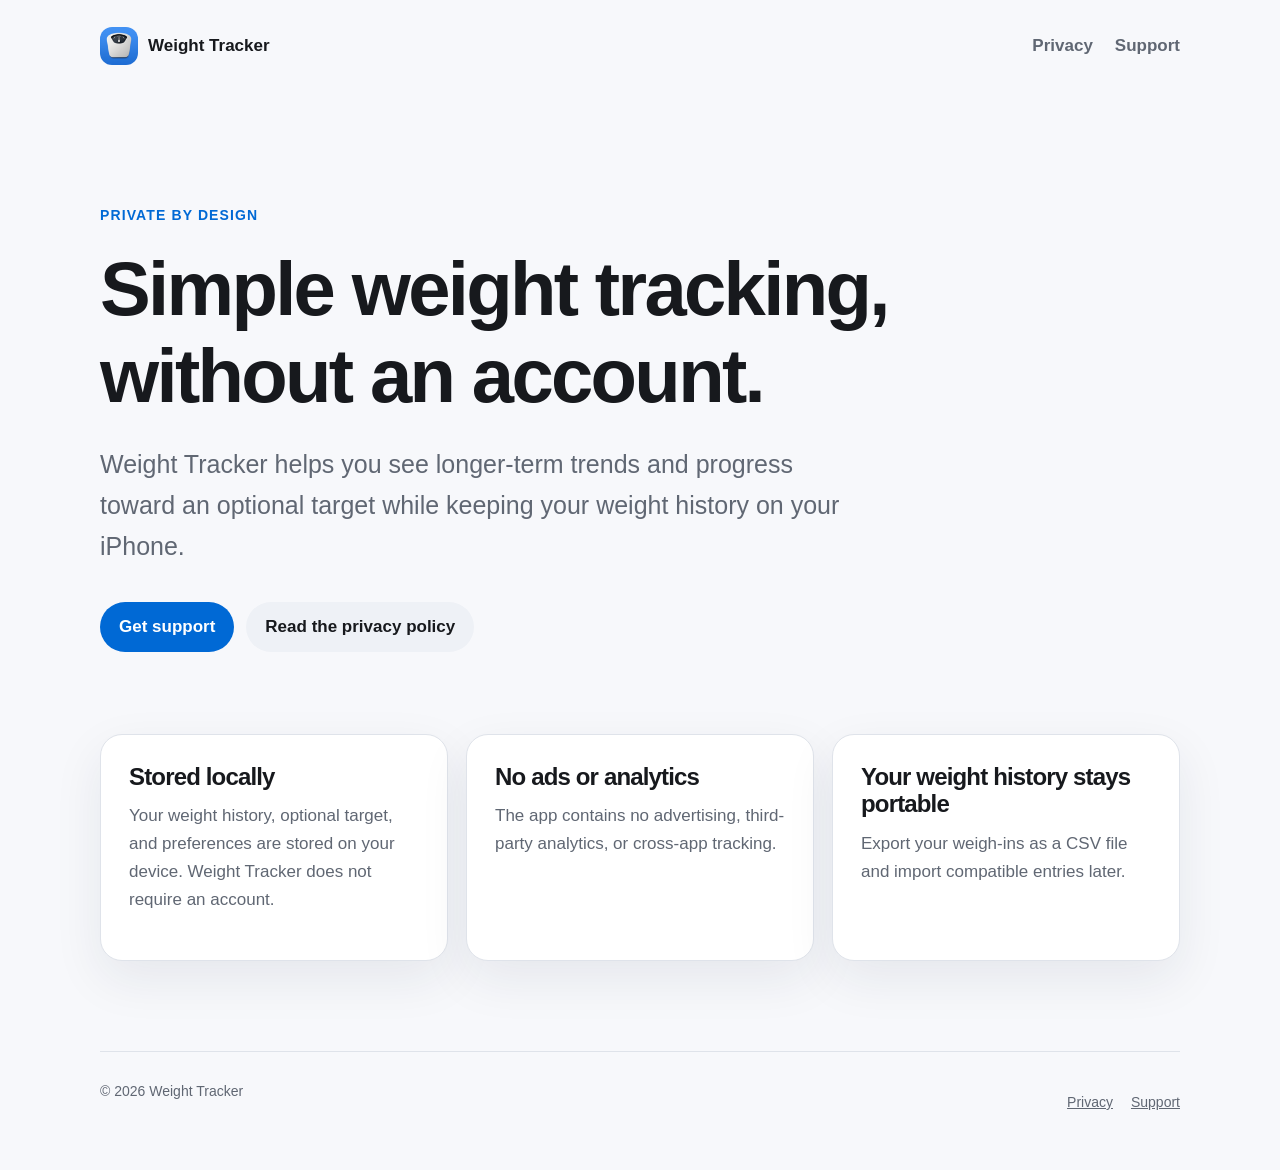
<file: index.html>
<!doctype html>
<html lang="en">
<head>
  <meta charset="utf-8">
  <meta name="viewport" content="width=device-width, initial-scale=1">
  <meta name="description" content="Simple, private weight tracking for iPhone, plus privacy and support information.">
  <meta name="theme-color" content="#f7f8fb" media="(prefers-color-scheme: light)">
  <meta name="theme-color" content="#111318" media="(prefers-color-scheme: dark)">
  <meta property="og:title" content="Weight Tracker">
  <meta property="og:description" content="Simple, private weight tracking for iPhone—without an account.">
  <meta property="og:type" content="website">
  <meta property="og:url" content="https://hatchedmango.github.io/weight-tracker-site/">
  <meta property="og:image" content="https://hatchedmango.github.io/weight-tracker-site/assets/app-icon.png">
  <meta property="og:image:width" content="512">
  <meta property="og:image:height" content="512">
  <meta name="twitter:card" content="summary">
  <title>Weight Tracker</title>
  <link rel="canonical" href="https://hatchedmango.github.io/weight-tracker-site/">
  <link rel="icon" type="image/png" sizes="64x64" href="assets/favicon.png">
  <link rel="apple-touch-icon" href="assets/apple-touch-icon.png">
  <link rel="stylesheet" href="styles.css">
</head>
<body>
  <a class="skip-link" href="#main-content">Skip to main content</a>
  <header class="site-header">
    <a class="brand" href="index.html" aria-label="Weight Tracker home">
      <img class="brand-mark" src="assets/favicon.png" width="38" height="38" alt="">
      <span class="brand-name">Weight Tracker</span>
    </a>
    <nav aria-label="Primary navigation">
      <a href="privacy.html">Privacy</a>
      <a href="support.html">Support</a>
    </nav>
  </header>

  <main id="main-content">
    <section class="hero">
      <p class="eyebrow">Private by design</p>
      <h1>Simple weight tracking, without an account.</h1>
      <p class="lede">Weight Tracker helps you see longer-term trends and progress toward an optional target while keeping your weight history on your iPhone.</p>
      <div class="actions">
        <a class="button primary" href="support.html">Get support</a>
        <a class="button secondary" href="privacy.html">Read the privacy policy</a>
      </div>
    </section>

    <section class="feature-grid" aria-label="App principles">
      <article class="card">
        <h2>Stored locally</h2>
        <p>Your weight history, optional target, and preferences are stored on your device. Weight Tracker does not require an account.</p>
      </article>
      <article class="card">
        <h2>No ads or analytics</h2>
        <p>The app contains no advertising, third-party analytics, or cross-app tracking.</p>
      </article>
      <article class="card">
        <h2>Your weight history stays portable</h2>
        <p>Export your weigh-ins as a CSV file and import compatible entries later.</p>
      </article>
    </section>
  </main>

  <footer>
    <p>&copy; 2026 Weight Tracker</p>
    <div>
      <a href="privacy.html">Privacy</a>
      <a href="support.html">Support</a>
    </div>
  </footer>
</body>
</html>
</file>
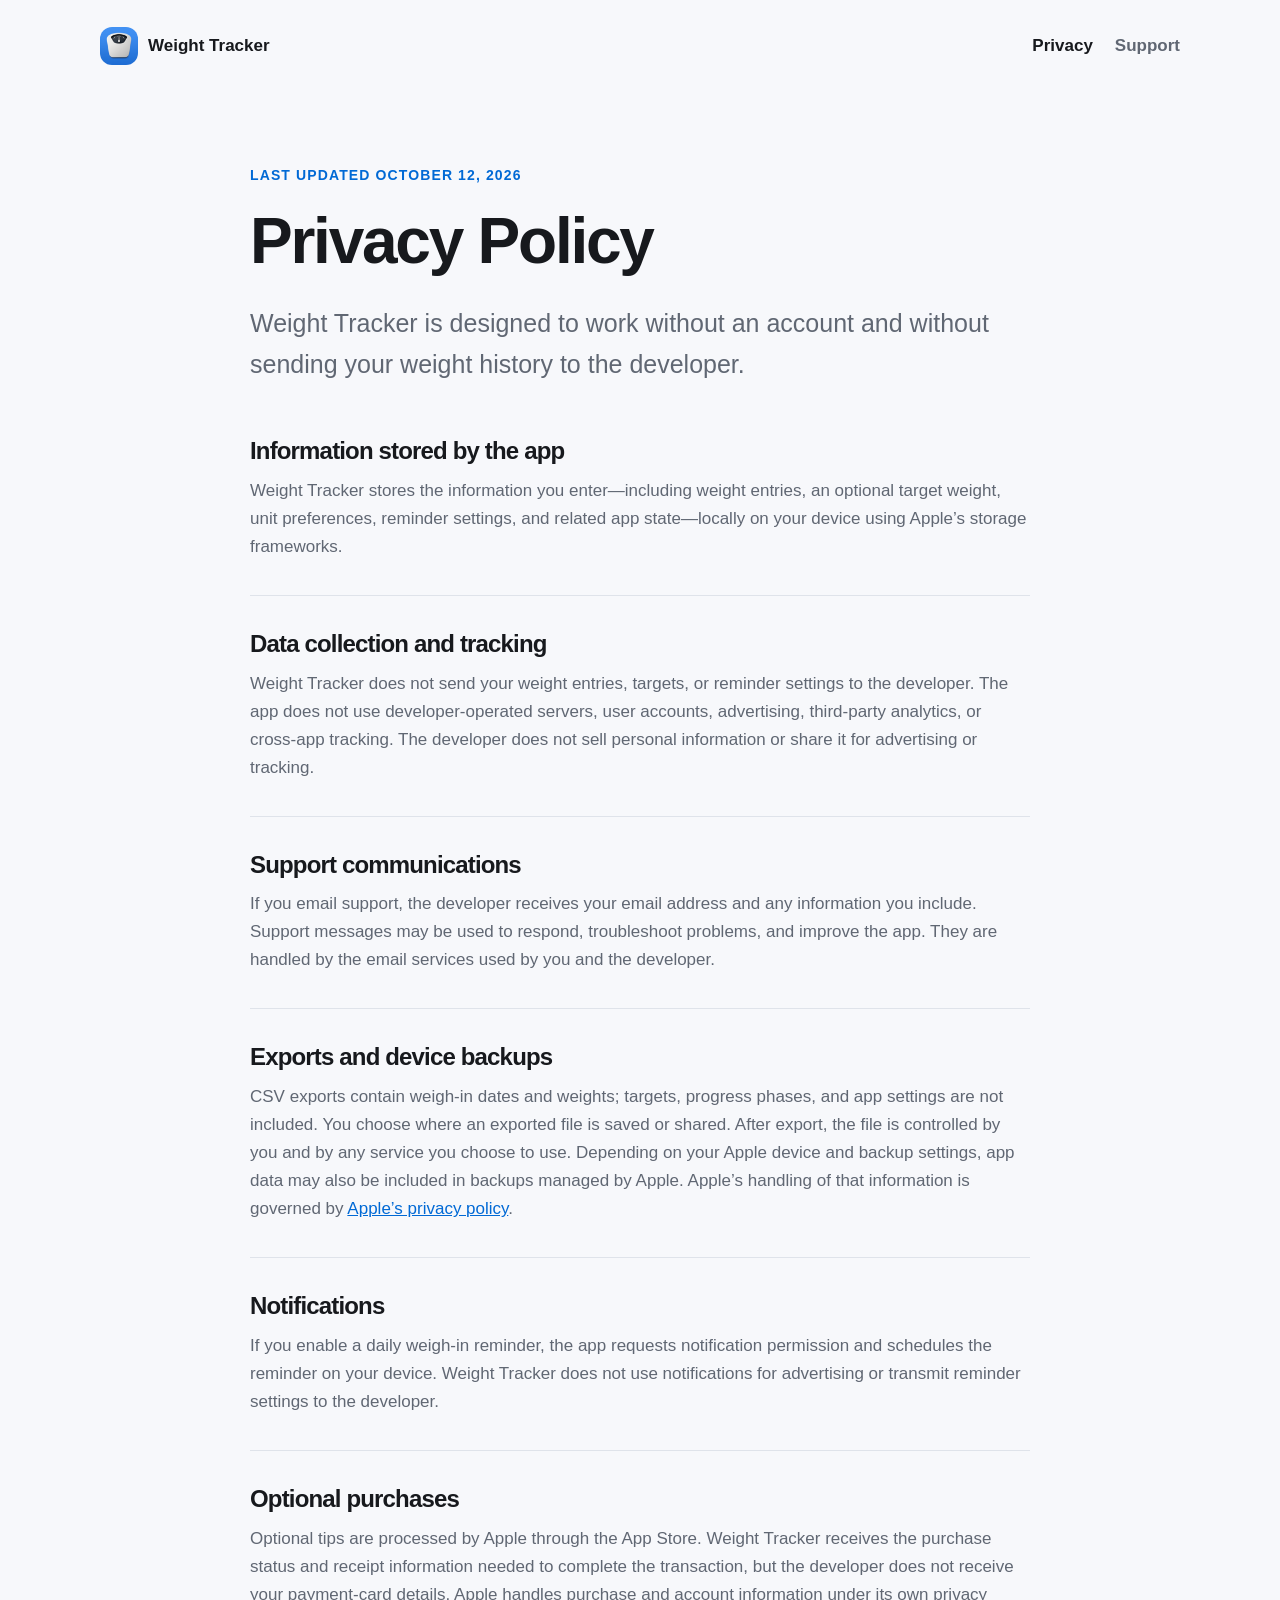
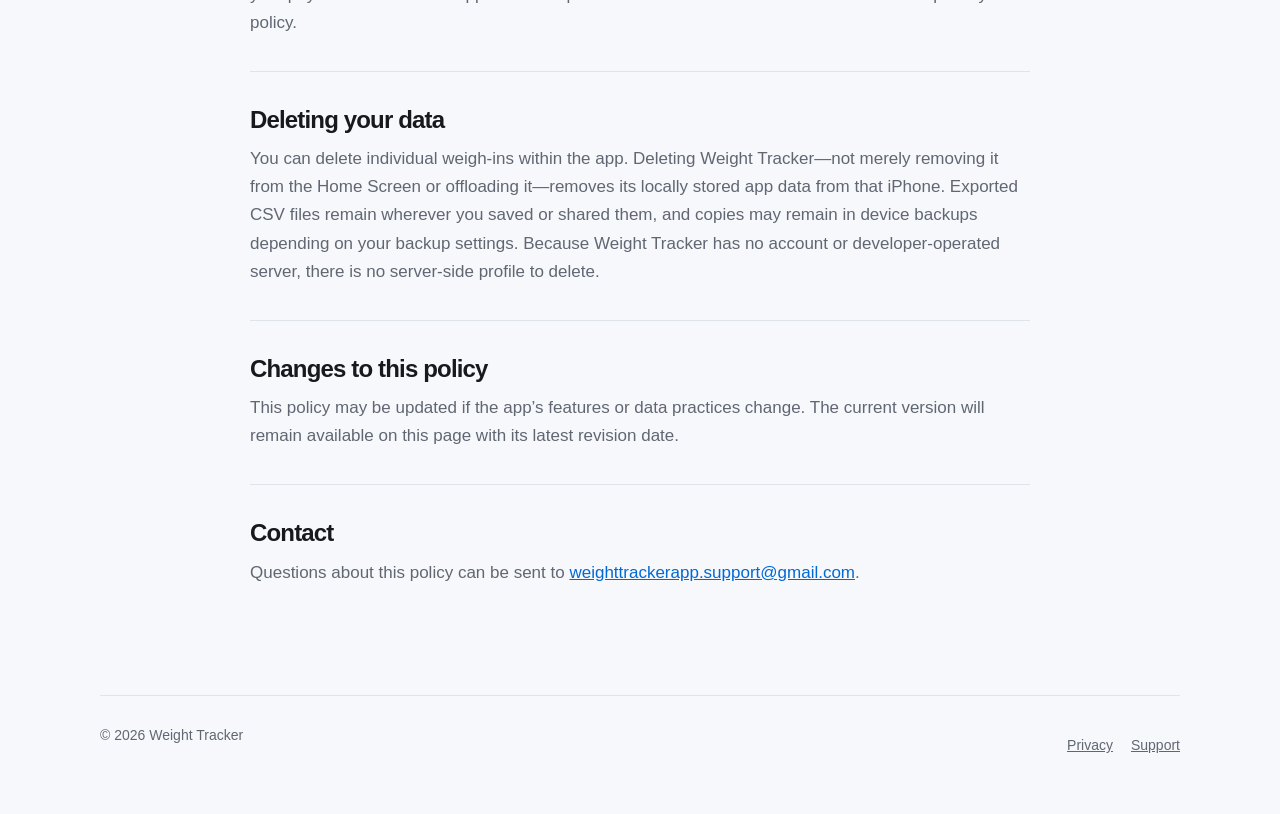
<file: privacy.html>
<!doctype html>
<html lang="en">
<head>
  <meta charset="utf-8">
  <meta name="viewport" content="width=device-width, initial-scale=1">
  <meta name="description" content="Privacy policy for the Weight Tracker iPhone app.">
  <meta name="theme-color" content="#f7f8fb" media="(prefers-color-scheme: light)">
  <meta name="theme-color" content="#111318" media="(prefers-color-scheme: dark)">
  <meta property="og:title" content="Privacy Policy — Weight Tracker">
  <meta property="og:description" content="How the Weight Tracker iPhone app stores and handles your information.">
  <meta property="og:type" content="website">
  <meta property="og:url" content="https://hatchedmango.github.io/weight-tracker-site/privacy.html">
  <meta property="og:image" content="https://hatchedmango.github.io/weight-tracker-site/assets/app-icon.png">
  <meta property="og:image:width" content="512">
  <meta property="og:image:height" content="512">
  <meta name="twitter:card" content="summary">
  <title>Privacy Policy — Weight Tracker</title>
  <link rel="canonical" href="https://hatchedmango.github.io/weight-tracker-site/privacy.html">
  <link rel="icon" type="image/png" sizes="64x64" href="assets/favicon.png">
  <link rel="apple-touch-icon" href="assets/apple-touch-icon.png">
  <link rel="stylesheet" href="styles.css">
</head>
<body>
  <a class="skip-link" href="#main-content">Skip to main content</a>
  <header class="site-header">
    <a class="brand" href="index.html" aria-label="Weight Tracker home">
      <img class="brand-mark" src="assets/favicon.png" width="38" height="38" alt="">
      <span class="brand-name">Weight Tracker</span>
    </a>
    <nav aria-label="Primary navigation">
      <a href="privacy.html" aria-current="page">Privacy</a>
      <a href="support.html">Support</a>
    </nav>
  </header>

  <main class="document" id="main-content">
    <p class="eyebrow">Last updated October 12, 2026</p>
    <h1>Privacy Policy</h1>
    <p class="lede">Weight Tracker is designed to work without an account and without sending your weight history to the developer.</p>

    <section>
      <h2>Information stored by the app</h2>
      <p>Weight Tracker stores the information you enter—including weight entries, an optional target weight, unit preferences, reminder settings, and related app state—locally on your device using Apple’s storage frameworks.</p>
    </section>

    <section>
      <h2>Data collection and tracking</h2>
      <p>Weight Tracker does not send your weight entries, targets, or reminder settings to the developer. The app does not use developer-operated servers, user accounts, advertising, third-party analytics, or cross-app tracking. The developer does not sell personal information or share it for advertising or tracking.</p>
    </section>

    <section>
      <h2>Support communications</h2>
      <p>If you email support, the developer receives your email address and any information you include. Support messages may be used to respond, troubleshoot problems, and improve the app. They are handled by the email services used by you and the developer.</p>
    </section>

    <section>
      <h2>Exports and device backups</h2>
      <p>CSV exports contain weigh-in dates and weights; targets, progress phases, and app settings are not included. You choose where an exported file is saved or shared. After export, the file is controlled by you and by any service you choose to use. Depending on your Apple device and backup settings, app data may also be included in backups managed by Apple. Apple’s handling of that information is governed by <a href="https://www.apple.com/legal/privacy/">Apple’s privacy policy</a>.</p>
    </section>

    <section>
      <h2>Notifications</h2>
      <p>If you enable a daily weigh-in reminder, the app requests notification permission and schedules the reminder on your device. Weight Tracker does not use notifications for advertising or transmit reminder settings to the developer.</p>
    </section>

    <section>
      <h2>Optional purchases</h2>
      <p>Optional tips are processed by Apple through the App Store. Weight Tracker receives the purchase status and receipt information needed to complete the transaction, but the developer does not receive your payment-card details. Apple handles purchase and account information under its own privacy policy.</p>
    </section>

    <section>
      <h2>Deleting your data</h2>
      <p>You can delete individual weigh-ins within the app. Deleting Weight Tracker—not merely removing it from the Home Screen or offloading it—removes its locally stored app data from that iPhone. Exported CSV files remain wherever you saved or shared them, and copies may remain in device backups depending on your backup settings. Because Weight Tracker has no account or developer-operated server, there is no server-side profile to delete.</p>
    </section>

    <section>
      <h2>Changes to this policy</h2>
      <p>This policy may be updated if the app’s features or data practices change. The current version will remain available on this page with its latest revision date.</p>
    </section>

    <section>
      <h2>Contact</h2>
      <p>Questions about this policy can be sent to <a class="email-address" href="mailto:weighttrackerapp.support@gmail.com">weighttrackerapp.support@gmail.com</a>.</p>
    </section>
  </main>

  <footer>
    <p>&copy; 2026 Weight Tracker</p>
    <div>
      <a href="privacy.html">Privacy</a>
      <a href="support.html">Support</a>
    </div>
  </footer>
</body>
</html>
</file>
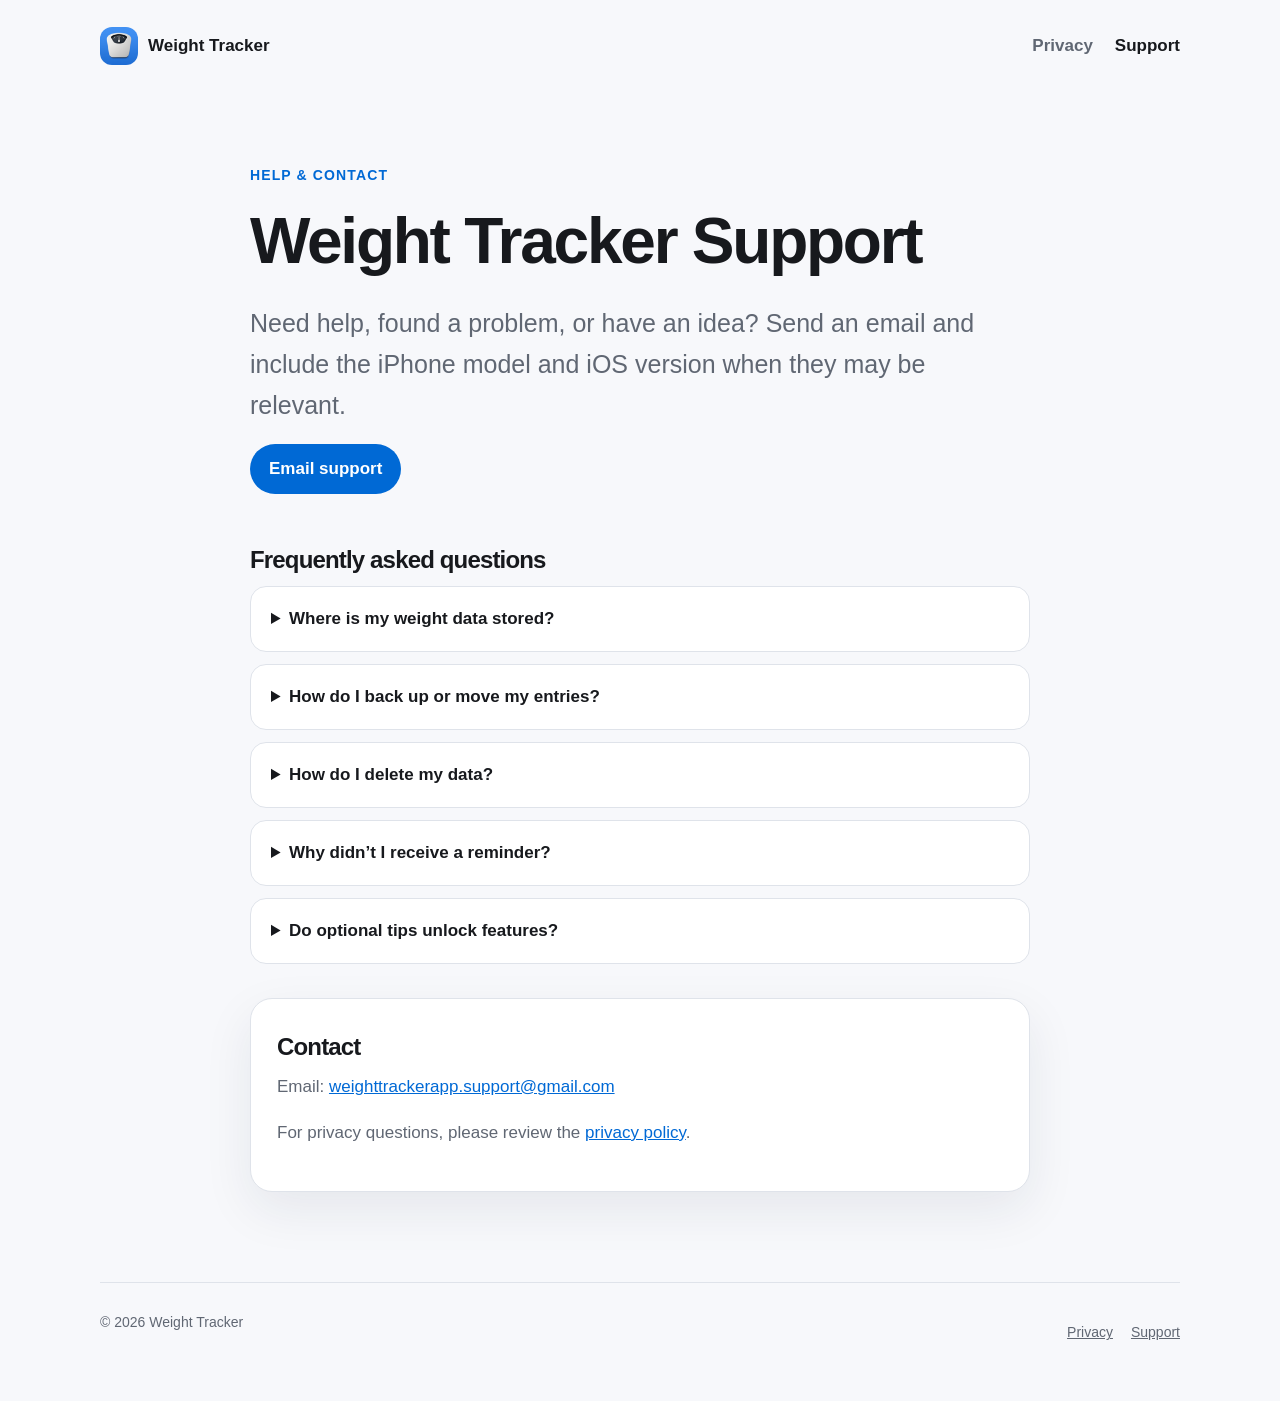
<file: support.html>
<!doctype html>
<html lang="en">
<head>
  <meta charset="utf-8">
  <meta name="viewport" content="width=device-width, initial-scale=1">
  <meta name="description" content="Help and contact information for the Weight Tracker iPhone app.">
  <meta name="theme-color" content="#f7f8fb" media="(prefers-color-scheme: light)">
  <meta name="theme-color" content="#111318" media="(prefers-color-scheme: dark)">
  <meta property="og:title" content="Support — Weight Tracker">
  <meta property="og:description" content="Help, frequently asked questions, and contact information for Weight Tracker.">
  <meta property="og:type" content="website">
  <meta property="og:url" content="https://hatchedmango.github.io/weight-tracker-site/support.html">
  <meta property="og:image" content="https://hatchedmango.github.io/weight-tracker-site/assets/app-icon.png">
  <meta property="og:image:width" content="512">
  <meta property="og:image:height" content="512">
  <meta name="twitter:card" content="summary">
  <title>Support — Weight Tracker</title>
  <link rel="canonical" href="https://hatchedmango.github.io/weight-tracker-site/support.html">
  <link rel="icon" type="image/png" sizes="64x64" href="assets/favicon.png">
  <link rel="apple-touch-icon" href="assets/apple-touch-icon.png">
  <link rel="stylesheet" href="styles.css">
</head>
<body>
  <a class="skip-link" href="#main-content">Skip to main content</a>
  <header class="site-header">
    <a class="brand" href="index.html" aria-label="Weight Tracker home">
      <img class="brand-mark" src="assets/favicon.png" width="38" height="38" alt="">
      <span class="brand-name">Weight Tracker</span>
    </a>
    <nav aria-label="Primary navigation">
      <a href="privacy.html">Privacy</a>
      <a href="support.html" aria-current="page">Support</a>
    </nav>
  </header>

  <main class="document" id="main-content">
    <p class="eyebrow">Help &amp; contact</p>
    <h1>Weight Tracker Support</h1>
    <p class="lede">Need help, found a problem, or have an idea? Send an email and include the iPhone model and iOS version when they may be relevant.</p>
    <p><a class="button primary" href="mailto:weighttrackerapp.support@gmail.com?subject=Weight%20Tracker%20Support">Email support</a></p>

    <section>
      <h2>Frequently asked questions</h2>

      <details>
        <summary>Where is my weight data stored?</summary>
        <p>Your weight history, targets, progress phases, and app settings are stored locally on your iPhone. Weight Tracker does not require an account or send your weight data to the developer.</p>
      </details>

      <details>
        <summary>How do I back up or move my entries?</summary>
        <p>In History, choose Export Weight History to save your weigh-ins as a CSV file. The CSV contains dates and weights only; targets, progress phases, and app settings are not included. Import Weight History can add compatible weigh-ins later. Dates already in the app and duplicate dates in the file are skipped.</p>
      </details>

      <details>
        <summary>How do I delete my data?</summary>
        <p>You can delete individual weigh-ins from History. To remove the app’s locally stored data, delete Weight Tracker rather than merely removing it from the Home Screen or offloading it. Exported CSV files and device backups must be managed separately.</p>
      </details>

      <details>
        <summary>Why didn’t I receive a reminder?</summary>
        <p>In Weight Tracker, open Weigh-In Reminder and confirm that it is enabled. Then open iPhone Settings and verify that notifications are allowed for Weight Tracker.</p>
      </details>

      <details>
        <summary>Do optional tips unlock features?</summary>
        <p>No. Tips are optional consumable purchases that support development. They can be purchased more than once and do not change app functionality.</p>
      </details>
    </section>

    <section class="contact-card">
      <h2>Contact</h2>
      <p>Email: <a class="email-address" href="mailto:weighttrackerapp.support@gmail.com">weighttrackerapp.support@gmail.com</a></p>
      <p>For privacy questions, please review the <a href="privacy.html">privacy policy</a>.</p>
    </section>
  </main>

  <footer>
    <p>&copy; 2026 Weight Tracker</p>
    <div>
      <a href="privacy.html">Privacy</a>
      <a href="support.html">Support</a>
    </div>
  </footer>
</body>
</html>
</file>
<file: styles.css>
:root {
  color-scheme: light dark;
  --background: #f7f8fb;
  --surface: #ffffff;
  --surface-muted: #eef1f6;
  --text: #17191d;
  --muted: #606773;
  --border: #dfe3ea;
  --link: #0069d5;
  --link-hover: #0058b6;
  --action-background: #0069d5;
  --action-background-hover: #0058b6;
  --action-foreground: #ffffff;
  --focus-ring: #0058b6;
  --shadow: 0 18px 50px rgba(31, 42, 62, 0.08);
  font-family: -apple-system, BlinkMacSystemFont, "Segoe UI", sans-serif;
}

* { box-sizing: border-box; }

body {
  margin: 0;
  min-height: 100vh;
  background: var(--background);
  color: var(--text);
  font-size: 17px;
  line-height: 1.65;
}

a { color: var(--link); }
a:hover { color: var(--link-hover); }

:focus-visible {
  outline: 3px solid var(--focus-ring);
  outline-offset: 3px;
  border-radius: 6px;
}

.skip-link {
  position: fixed;
  z-index: 10;
  top: 12px;
  left: 12px;
  padding: 10px 14px;
  border-radius: 10px;
  background: var(--surface);
  color: var(--text);
  font-weight: 700;
  transform: translateY(-160%);
}

.skip-link:focus { transform: translateY(0); }

.site-header,
main,
footer {
  width: min(1080px, calc(100% - 40px));
  margin-inline: auto;
}

.site-header {
  display: flex;
  align-items: center;
  justify-content: space-between;
  gap: 24px;
  padding-block: 24px;
}

.brand {
  display: inline-flex;
  align-items: center;
  gap: 10px;
  min-height: 44px;
  color: var(--text);
  font-weight: 750;
  text-decoration: none;
  white-space: nowrap;
  flex-shrink: 0;
}

.brand-mark {
  display: block;
  width: 38px;
  height: 38px;
  border-radius: 12px;
}

nav { display: flex; gap: 22px; }
nav a {
  display: inline-flex;
  align-items: center;
  min-height: 44px;
  color: var(--muted);
  font-weight: 650;
  text-decoration: none;
}
nav a[aria-current="page"] { color: var(--text); }

.hero { padding: 112px 0 82px; max-width: 820px; }
.eyebrow {
  color: var(--link);
  font-size: 14px;
  font-weight: 750;
  letter-spacing: 0.08em;
  text-transform: uppercase;
}

h1, h2 { line-height: 1.15; letter-spacing: -0.035em; }
h1 { margin: 12px 0 24px; font-size: clamp(42px, 8vw, 76px); }
h2 { margin: 0 0 12px; font-size: 24px; }
p { margin: 0 0 18px; }
.lede { max-width: 760px; color: var(--muted); font-size: clamp(20px, 3vw, 25px); }

.actions { display: flex; flex-wrap: wrap; gap: 12px; margin-top: 34px; }
.button {
  display: inline-block;
  border-radius: 999px;
  padding: 11px 19px;
  font-weight: 700;
  text-decoration: none;
}
.button.primary { background: var(--action-background); color: var(--action-foreground); }
.button.primary:hover { background: var(--action-background-hover); color: var(--action-foreground); }
.button.secondary { background: var(--surface-muted); color: var(--text); }

.feature-grid {
  display: grid;
  grid-template-columns: repeat(3, 1fr);
  gap: 18px;
  padding-bottom: 90px;
}

.card,
.contact-card {
  background: var(--surface);
  border: 1px solid var(--border);
  border-radius: 22px;
  box-shadow: var(--shadow);
}
.card { padding: 28px; }
.card p, .document section p { color: var(--muted); }

.document {
  max-width: 780px;
  padding: 72px 0 90px;
}
.document h1 { font-size: clamp(42px, 7vw, 64px); }
.document section { padding-top: 34px; }
.document section + section { border-top: 1px solid var(--border); margin-top: 34px; }
.contact-card { padding: 26px; }

details {
  background: var(--surface);
  border: 1px solid var(--border);
  border-radius: 16px;
  margin-top: 12px;
  padding: 18px 20px;
}
summary { cursor: pointer; font-weight: 700; }
details p { margin: 12px 0 2px; }

footer {
  display: flex;
  justify-content: space-between;
  gap: 24px;
  border-top: 1px solid var(--border);
  padding: 28px 0 46px;
  color: var(--muted);
  font-size: 14px;
}
footer div { display: flex; gap: 18px; }
footer a {
  display: inline-flex;
  align-items: center;
  min-height: 44px;
  color: var(--muted);
}

.email-address { overflow-wrap: anywhere; }

@media (max-width: 720px) {
  .site-header { align-items: flex-start; gap: 12px; }
  .brand { gap: 8px; font-size: 15px; }
  .brand-mark { width: 34px; height: 34px; border-radius: 10px; }
  nav { gap: 12px; font-size: 15px; }
  .hero { padding: 72px 0 60px; }
  .feature-grid { grid-template-columns: 1fr; }
  footer { flex-direction: column; gap: 4px; }
}

@media (max-width: 340px) {
  .brand-name { display: none; }
}

@media (prefers-color-scheme: dark) {
  :root {
    --background: #111318;
    --surface: #1a1d24;
    --surface-muted: #252a34;
    --text: #f4f6fa;
    --muted: #aeb5c1;
    --border: #303641;
    --link: #69b4ff;
    --link-hover: #8bc5ff;
    --action-background: #69b4ff;
    --action-background-hover: #8bc5ff;
    --action-foreground: #111318;
    --focus-ring: #8bc5ff;
    --shadow: none;
  }
}

@media (prefers-reduced-motion: no-preference) {
  a, .button { transition: color 140ms ease, background-color 140ms ease; }
}
</file>
